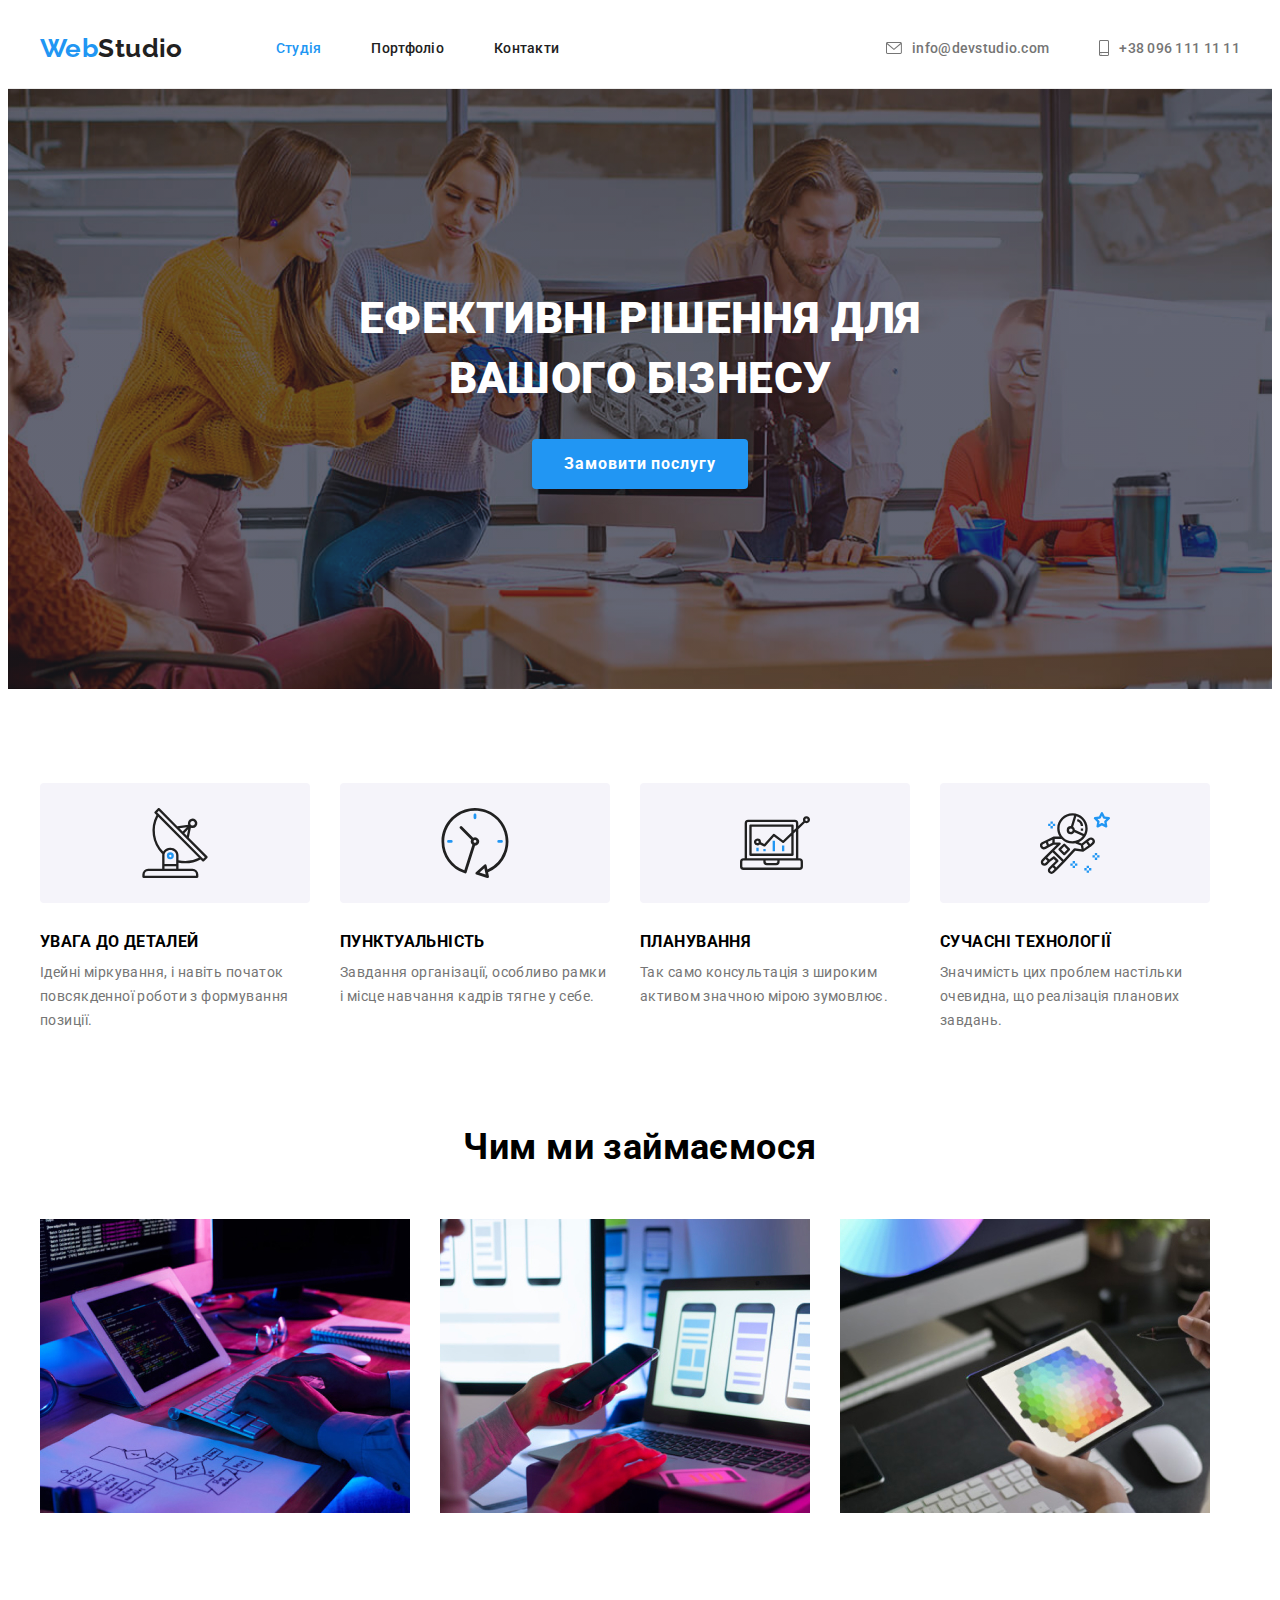
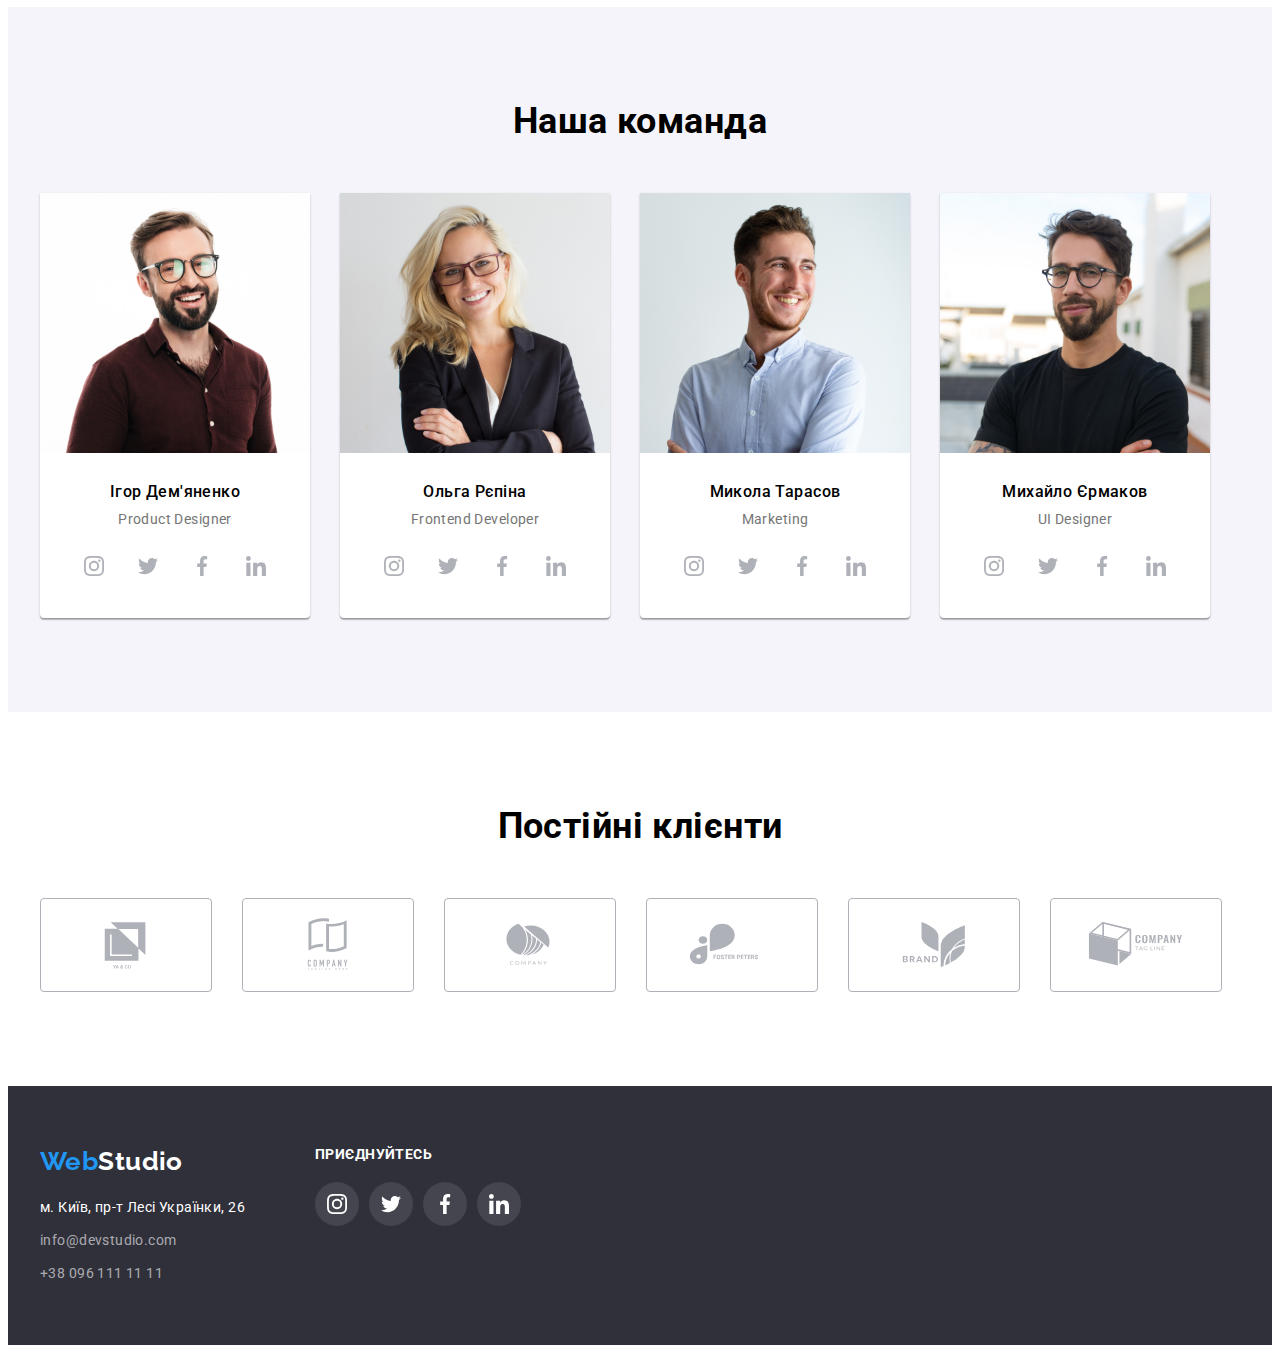
<file: index.html>
<!DOCTYPE html>
<html lang="uk">
  <head>
    <meta charset="UTF-8" />
    <meta http-equiv="X-UA-Compatible" content="IE=edge" />
    <meta name="viewport" content="width=device-width, initial-scale=1.0" />

    <link
      href="https://fonts.googleapis.com/css2?family=Raleway:wght@700&family=Roboto:wght@400;500;700;900&display=swap"
      rel="stylesheet"
    />
    <link
      rel="stylesheet"
      href="https://cdnjs.cloudflare.com/ajax/libs/modern-normalize/1.1.0/modern-normalize.min.css"
      integrity="sha512-wpPYUAdjBVSE4KJnH1VR1HeZfpl1ub8YT/NKx4PuQ5NmX2tKuGu6U/JRp5y+Y8XG2tV+wKQpNHVUX03MfMFn9Q=="
      crossorigin="anonymous"
      referrerpolicy="no-referrer"
    />
    <link rel="stylesheet" href="./css/styles.css" />

    <title>Document</title>
  </head>

  <body>
    <header>
      <div class="conteiner mein">
        <a class="logo" href="#"><span class="logo-first-word"> Web</span>Studio</a>
        <nav>
          <ul class="header-navigation">
            <li><a href="index.html" class="nav-link-studia current">Студія</a></li>
            <li><a href="portfolio.html" class="nav-link-portfolio">Портфоліо</a></li>
            <li><a href="#" class="nav-link-contacts">Контакти</a></li>
          </ul>
        </nav>
        <ul class="communication-links">
          <li class="communication-links-list">
            <a class="link-icon" href="mailto:info@devstudio.com">
              <svg class="communication-links-icon" width="16" height="18">
                <use href="images/icons.svg#envelope"></use>
              </svg>
              info@devstudio.com</a
            >
          </li>
          <li class="communication-links-list">
            <a class="link-icon" href="tel:+380961111111">
              <svg class="communication-links-icon" width="10" height="18">
                <use href="images/icons.svg#smartphone"></use>
              </svg>
              +38 096 111 11 11
            </a>
          </li>
        </ul>
      </div>
    </header>
    <main>
      <section class="tittle">
        <div class="conteiner">
          <h1>
            Ефективні рішення для <br />
            вашого бізнесу
          </h1>
          <button type="button">Замовити послугу</button>
        </div>
      </section>
      <section>
        <div class="conteiner">
          <ul class="studio-section-advantage">
            <li>
              <div class="studio-section-advantage-background-icon">
                <svg class="studio-section-advantage-icon" width="70" height="70">
                  <use href="images/icons.svg#antena"></use>
                </svg>
              </div>
              <h3>УВАГА ДО ДЕТАЛЕЙ</h3>

              <p>Ідейні міркування, і навіть початок повсякденної роботи з формування позиції.</p>
            </li>

            <li>
              <div class="studio-section-advantage-background-icon">
                <svg class="studio-section-advantage-icon" width="70" height="70">
                  <use href="images/icons.svg#clock"></use>
                </svg>
              </div>
              <h3>ПУНКТУАЛЬНІСТЬ</h3>

              <p>Завдання організації, особливо рамки і місце навчання кадрів тягне у себе.</p>
            </li>

            <li>
              <div class="studio-section-advantage-background-icon">
                <svg class="studio-section-advantage-icon" width="70" height="70">
                  <use href="images/icons.svg#diagram"></use>
                </svg>
              </div>
              <h3>ПЛАНУВАННЯ</h3>
              <p>Так само консультація з широким активом значною мірою зумовлює.</p>
            </li>

            <li>
              <div class="studio-section-advantage-background-icon">
                <svg class="studio-section-advantage-icon" width="70" height="70">
                  <use href="images/icons.svg#astronaut"></use>
                </svg>
              </div>
              <h3>СУЧАСНІ ТЕХНОЛОГІЇ</h3>
              <p>Значимість цих проблем настільки очевидна, що реалізація планових завдань.</p>
            </li>
          </ul>
        </div>
      </section>
      <section class="studio-section-our-activity">
        <div class="conteiner">
          <h2>Чим ми займаємося</h2>
          <ul class="our-activity-photo">
            <li><img src="images/img.jpg" alt="analysis" width="370" height="294" /></li>
            <li><img src="images/img2.jpg" alt="design" width="370" height="294" /></li>
            <li><img src="images/img3.jpg" alt="development" width="370" height="294" /></li>
          </ul>
        </div>
      </section>
      <section class="studio-section-our-team">
        <div class="conteiner">
          <h2>Наша команда</h2>
          <ul class="studio-list-our-team">
            <li class="studio-list-our-team-item">
              <img
                src="images/img1_team_igor_demyanenko.jpg"
                alt="Product_Designer"
                width="270"
                height="260"
              />
              <h3>Ігор Дем'яненко</h3>
              <p>Product Designer</p>
              <ul class="list-social-link">
                <li>
                  <a
                    class="social-link"
                    href="https://instagram.com"
                    target="_blank"
                    rel="noopener noreferrer"
                    aria-label="Instagram"
                  >
                    <svg class="instagram" width="20" height="20">
                      <use href="images/icons.svg#instagram"></use>
                    </svg>
                  </a>
                </li>
                <li>
                  <a
                    class="social-link"
                    href="https://twitter.com"
                    aria-label="Twitter"
                    target="_blank"
                    rel="noopener noreferrer"
                  >
                    <svg class="twitter" width="20" height="20">
                      <use href="images/icons.svg#twitter"></use>
                    </svg>
                  </a>
                </li>
                <li>
                  <a
                    class="social-link"
                    href="https://facebook.com"
                    aria-label="Facebook"
                    target="_blank"
                    rel="noopener noreferrer"
                  >
                    <svg class="facebook" width="20" height="20">
                      <use href="images/icons.svg#facebook"></use>
                    </svg>
                  </a>
                </li>
                <li>
                  <a
                    class="social-link"
                    href="https://linkedin.com"
                    aria-label="LinkedIn"
                    target="_blank"
                    rel="noopener noreferrer"
                  >
                    <svg class="linkedin" width="20" height="20">
                      <use href="images/icons.svg#linkedin"></use>
                    </svg>
                  </a>
                </li>
              </ul>
            </li>

            <li class="studio-list-our-team-item">
              <img
                src="images/img2_team_olga_repina.jpg"
                alt="Frontend_Developer"
                width="270"
                height="260"
              />
              <h3>Ольга Рєпіна</h3>
              <p>Frontend Developer</p>
              <ul class="list-social-link">
                <li>
                  <a
                    class="social-link"
                    href="https://instagram.com"
                    target="_blank"
                    rel="noopener noreferrer"
                    aria-label="Instagram"
                  >
                    <svg class="instagram" width="20" height="20">
                      <use href="images/icons.svg#instagram"></use>
                    </svg>
                  </a>
                </li>
                <li>
                  <a
                    class="social-link"
                    href="https://twitter.com"
                    aria-label="Twitter"
                    target="_blank"
                    rel="noopener noreferrer"
                  >
                    <svg class="twitter" width="20" height="20">
                      <use href="images/icons.svg#twitter"></use>
                    </svg>
                  </a>
                </li>
                <li>
                  <a
                    class="social-link"
                    href="https://facebook.com"
                    aria-label="Facebook"
                    target="_blank"
                    rel="noopener noreferrer"
                  >
                    <svg class="facebook" width="20" height="20">
                      <use href="images/icons.svg#facebook"></use>
                    </svg>
                  </a>
                </li>
                <li>
                  <a
                    class="social-link"
                    href="https://linkedin.com"
                    aria-label="LinkedIn"
                    target="_blank"
                    rel="noopener noreferrer"
                  >
                    <svg class="linkedin" width="20" height="20">
                      <use href="images/icons.svg#linkedin"></use>
                    </svg>
                  </a>
                </li>
              </ul>
            </li>

            <li class="studio-list-our-team-item">
              <img
                src="images/img3_team_mikola_tarasov.jpg"
                alt="Marketing"
                width="270"
                height="260"
              />
              <h3>Микола Тарасов</h3>
              <p>Marketing</p>
              <ul class="list-social-link">
                <li>
                  <a
                    class="social-link"
                    href="https://instagram.com"
                    target="_blank"
                    rel="noopener noreferrer"
                    aria-label="Instagram"
                  >
                    <svg class="instagram" width="20" height="20">
                      <use href="images/icons.svg#instagram"></use>
                    </svg>
                  </a>
                </li>
                <li>
                  <a
                    class="social-link"

                    href="https://twitter.com"
                    aria-label="Twitter"
                    target="_blank"
                    rel="noopener noreferrer"
                  >
                    <svg class="twitter" width="20" height="20">
                      <use href="images/icons.svg#twitter"></use>
                    </svg>
                  </a>
                </li>
                <li>
                  <a
                    class="social-link"
                    href="https://facebook.com"
                    aria-label="Facebook"
                    target="_blank"
                    rel="noopener noreferrer"
                  >
                    <svg class="facebook" width="20" height="20">
                      <use href="images/icons.svg#facebook"></use>
                    </svg>
                  </a>
                </li>
                <li>
                  <a
                    class="social-link"
                    href="https://linkedin.com"
                    aria-label="LinkedIn"
                    target="_blank"
                    rel="noopener noreferrer"
                  >
                    <svg class="linkedin" width="20" height="20">
                      <use href="images/icons.svg#linkedin"></use>
                    </svg>
                  </a>
                </li>
              </ul>
            </li>

            <li class="studio-list-our-team-item">
              <img
                src="images/img4_team_mikhailo_yermakov.jpg"
                alt="UI_Designer"
                width="270"
                height="260"
              />

              <h3>Михайло Єрмаков</h3>
              <p>UI Designer</p>
              <ul class="list-social-link">
                <li>
                  <a
                    class="social-link"
                    href="https://instagram.com"
                    target="_blank"
                    rel="noopener noreferrer"
                    aria-label="Instagram"
                  >
                    <svg class="instagram" width="20" height="20">
                      <use href="images/icons.svg#instagram"></use>
                    </svg>
                  </a>
                </li>
                <li>
                  <a
                    class="social-link"
                    href="https://twitter.com"
                    aria-label="Twitter"
                    target="_blank"
                    rel="noopener noreferrer"
                  >
                    <svg class="twitter" width="20" height="20">
                      <use href="images/icons.svg#twitter"></use>
                    </svg>
                  </a>
                </li>
                <li>
                  <a
                    class="social-link"
                    href="https://facebook.com"
                    aria-label="Facebook"
                    target="_blank"
                    rel="noopener noreferrer"
                  >
                    <svg class="facebook" width="20" height="20">
                      <use href="images/icons.svg#facebook"></use>
                    </svg>
                  </a>
                </li>
                <li>
                  <a
                    class="social-link"
                    href="https://linkedin.com"
                    aria-label="LinkedIn"
                    target="_blank"
                    rel="noopener noreferrer"
                  >
                    <svg class="linkedin" width="20" height="20">
                      <use href="images/icons.svg#linkedin"></use>
                    </svg>
                  </a>
                </li>
              </ul>
            </li>
          </ul>
        </div>
      </section>
      <section class="regular-customers">
        <div class="conteiner">
          <h2>Постійні клієнти</h2>
          <ul class="section-regular-customers">
            <li>
              <a class="section-regular-customers-list" href="#">
                <svg class="section-regular-customers-item" width="106" height="60">
                  <use href="images/icons.svg#logo"></use>
                </svg>
              </a>
            </li>
            <li>
              <a class="section-regular-customers-list" href="#">
                <svg class="section-regular-customers-item" width="106" height="60">
                  <use href="images/icons.svg#logo2"></use>
                </svg>
              </a>
            </li>
            <li>
              <a class="section-regular-customers-list" href="#">
                <svg class="section-regular-customers-item" width="106" height="60">
                  <use href="images/icons.svg#logo3"></use>
                </svg>
              </a>
            </li>
            <li>
              <a class="section-regular-customers-list" href="#">
                <svg class="section-regular-customers-item" width="106" height="60">
                  <use href="images/icons.svg#logo4"></use>
                </svg>
              </a>
            </li>
            <li>
              <a class="section-regular-customers-list" href="#">
                <svg class="section-regular-customers-item" width="106" height="60">
                  <use href="images/icons.svg#logo5"></use>
                </svg>
              </a>
            </li>
            <li>
              <a class="section-regular-customers-list" href="#">
                <svg class="section-regular-customers-item" width="106" height="60">
                  <use href="images/icons.svg#logo6"></use>
                </svg>
              </a>
            </li>
          </ul>
        </div>
      </section>
    </main>
    <footer>
      <div class="conteiner footer">
        <div class="footer-first-block-logo-address">
          <a class="logo" href="#"
            ><span class="logo-first-word">Web</span
            ><span class="logo-footer-second-word">Studio</span></a
          >
          <address>
            <p>м. Київ, пр-т Лесі Українки, 26</p>
            <ul class="footer-communication-links">
              <li>
                <a href="mailto:info@devstudio.com">info@devstudio.com</a>
              </li>
              <li>
                <a href="tel:+380961111111"> +38 096 111 11 11 </a>
              </li>
            </ul>
          </address>
        </div>
        <div class="footer-second-block-link-social">
          <h3>ПРИЄДНУЙТЕСЬ</h3>
          <ul class="footer-second-block-link-social-list">
            <li>
              <a
                class="footer-second-block-link-social-list-item"
                href="https://instagram.com"
                aria-label="intagram"
                target="_blank"
                rel="noopener noreferrer"
              >
                <svg class="item-icon" width="20" height="20">
                  <use href="images/icons.svg#instagram"></use>
                </svg>
              </a>
            </li>
            <li>
              <a
                class="footer-second-block-link-social-list-item twitter"
                href="https://twitter.com"
                aria-label="Twitter"
                target="_blank"
                rel="noopener noreferrer"
              >
                <svg class="item-icon" width="20" height="20">
                  <use href="images/icons.svg#twitter"></use>
                </svg>
              </a>
            </li>
            <li>
              <a
                class="footer-second-block-link-social-list-item"
                 href="https://facebook.com"
                  aria-label="Facebook"
                  target="_blank"
                  rel="noopener noreferrer"
              >
                <svg class="item-icon" width="20" height="20">
                  <use href="images/icons.svg#facebook"></use>
                </svg>
              </a>
            </li>
            <li>
              <a
                class="footer-second-block-link-social-list-item"
                href="https://linkedin.com"
                    aria-label="LinkedIn"
                    target="_blank"
                    rel="noopener noreferrer"
              >
                <svg class="item-icon" width="20" height="20">
                  <use href="images/icons.svg#linkedin"></use>
                </svg>
              </a>
            </li>
          </ul>
        </div>
      </div>
    </footer>
  </body>
</html>
</file>
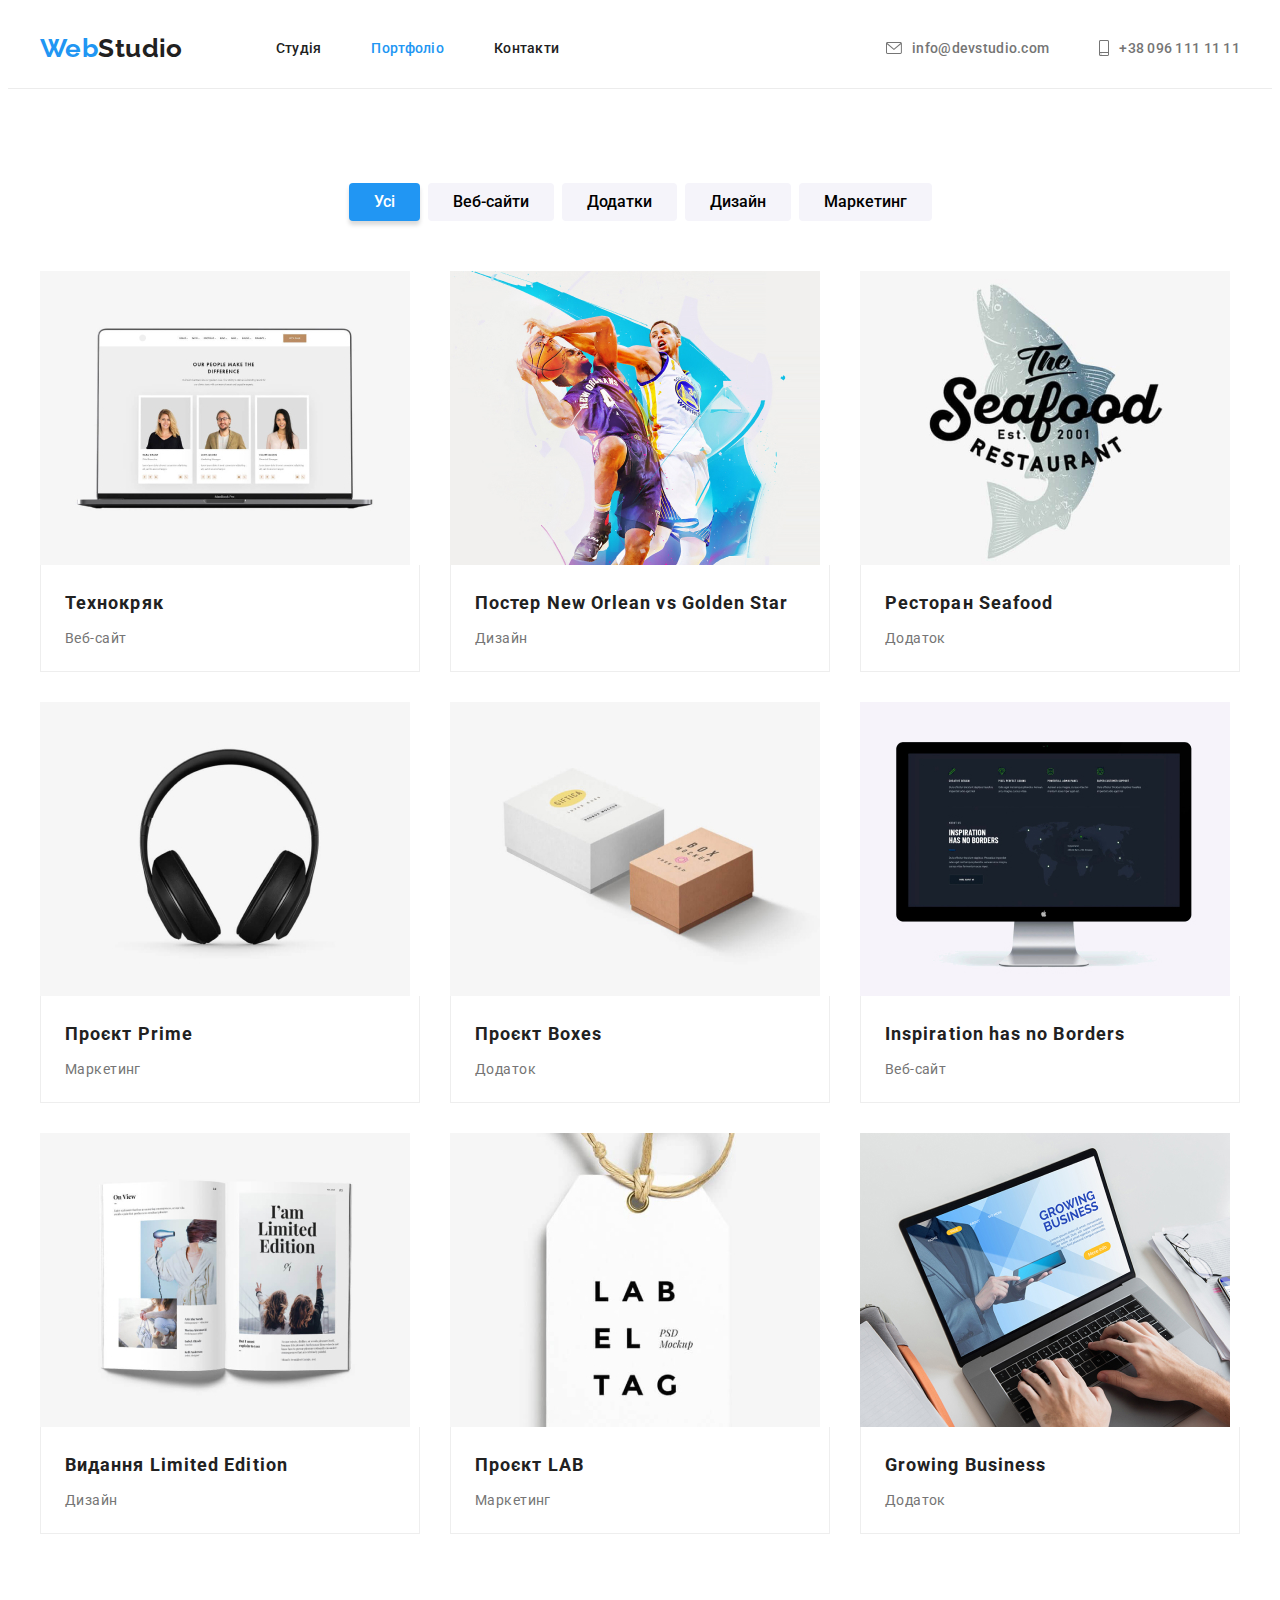
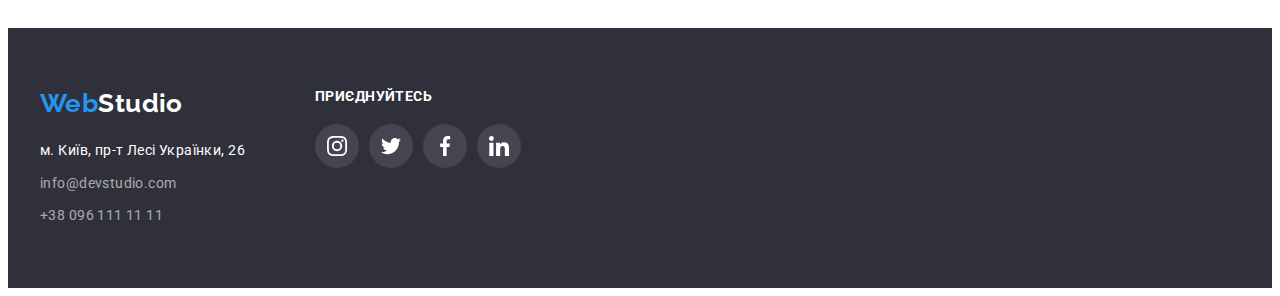
<file: portfolio.html>
<!DOCTYPE html>
<html lang="uk">
  <head>
    <meta charset="UTF-8" />
    <meta http-equiv="X-UA-Compatible" content="IE=edge" />
    <meta name="viewport" content="width=device-width, initial-scale=1.0" />
     
    <title>Document</title>
    <link href="https://fonts.googleapis.com/css2?family=Raleway:wght@700&family=Roboto:wght@400;500;700;900&display=swap"
        rel="stylesheet">
    <link rel="stylesheet" href="https://cdnjs.cloudflare.com/ajax/libs/modern-normalize/1.1.0/modern-normalize.min.css"
          integrity="sha512-wpPYUAdjBVSE4KJnH1VR1HeZfpl1ub8YT/NKx4PuQ5NmX2tKuGu6U/JRp5y+Y8XG2tV+wKQpNHVUX03MfMFn9Q=="
          crossorigin="anonymous" referrerpolicy="no-referrer" />
    <link rel="stylesheet" href="./css/styles.css" />
   
     
  </head>
  <body>
   
    <header>
      <div class="conteiner mein">
        <a class="logo" href="#"><span class="logo-first-word"> Web</span>Studio</a>
        <nav>
          <ul class="header-navigation">
            <li><a href="index.html" class="nav-link-studia">Студія</a></li>
            <li><a href="portfolio.html" class="nav-link-portfolio current">Портфоліо</a></li>
            <li><a href="#" class="nav-link-contacts">Контакти</a></li>
          </ul>
        </nav>
        <ul class="communication-links">
          <li class="communication-links-list">
            <a class="link-icon" href="mailto:info@devstudio.com">
              <svg class="communication-links-icon" width="16" height="18">
                <use href="images/icons.svg#envelope"></use>
              </svg>
              info@devstudio.com</a>
          </li>
          <li class="communication-links-list">
            <a class="link-icon" href="tel:+380961111111">
              <svg class="communication-links-icon" width="10" height="18">
                <use href="images/icons.svg#smartphone"></use>
              </svg>
              +38 096 111 11 11
            </a>
          </li>
        </ul>
      </div>
    </header>
    
    <main>
      <section class="sect-portfolio">
        <div class="conteiner">
        <h1>Портфоліо</h1>
        <ul class="portfolio-button-filter">
          <li>
            <button class="filter-button-all current" type="button">Усі</button>
            </li>
            <li>
            <button type="button">Веб-сайти</button>
            </li>
            <li>
            <button type="button">Додатки</button>
            </li>
            <li>
            <button type="button">Дизайн</button>
            </li>
            <li>
            <button type="button">Маркетинг</button>
            </li>

        </ul>


      <ul class="list-portfolio">
        <li>
          <a href="#">
            <img src="images/portfolio-website-.jpg" alt="Ноутбук" width="370" height="294" />
            <div class="portfolio-box-text">
            <h2>Технокряк</h2>
            <p>Веб-сайт</p>
            </div>
            </a>
        </li>
          <li>
            <a href="#">
            <img
              src="images/portfolio-new-orleans-golden-star-poster.jpg"
              alt="Баскетболісти"
              width="370"
              height="294"
            />
            <div class="portfolio-box-text">
            <h2>Постер New Orlean vs Golden Star</h2>
            <p>Дизайн</p>
            </div>
            </a>
          </li>
          <li>
            <a href="#">
            <img src="images/portfolio-seafood-restaurant.jpg" alt="Логотип ресторану" width="370" height="294" />
            <div class="portfolio-box-text">
            <h2>Ресторан Seafood</h2>
            <p>Додаток<p>
              </div>
              </a>
            </li>
          <li>
            <a href="#">
            <img src="images/portfolio-project-prime.jpg" alt="Навушники" width="370" height="294" />
            <div class="portfolio-box-text">
            <h2>Проєкт Prime</h2>
            <p>Маркетинг</p>
            </div>
            </a>
          </li>
          <li>
            <a href="#">
            <img src="images/portfolio-project-boxes.jpg" alt="Коробки" width="370" height="294" />
            <div class="portfolio-box-text">
            <h2>Проєкт Boxes</h2>
            <p>Додаток</p>
            </div>
            </a>
          </li>
          <li>
            <a href="#">
            <img src="images/portfolio-inspiration-borders.jpg" alt="Компьютер" width="370" height="294" />
            <div class="portfolio-box-text">
            <h2>Inspiration has no Borders</h2>
            <p>Веб-сайт</p>
            </div>
            </a>
          </li>
          <li>
            <a href="#">
            <img src="images/portfolio-limited-edition.jpg" alt="Журнал" width="370" height="294" />
            <div class="portfolio-box-text">
            <h2>Видання Limited Edition</h2>
            <p>Дизайн</p>
            </div>
            </a>
          </li>
          <li>
            <a href="#">
            <img src="images/portfolio-lab.jpg" alt="Етикетка проекту" width="370" height="294" />
            <div class="portfolio-box-text">
            <h2>Проєкт LAB</h2>
            <p>Маркетинг</p>
            </div>
            </a>
          </li>
          <li>
            <a href="#">
            <img src="images/portfolio-growing-business.jpg" alt="Людина працює за ноутбуком" width="370" height="294" />
            <div class="portfolio-box-text">
            <h2>Growing Business</h2>
            <p>Додаток</p>
            </div>
            </a>
          </li>
      </ul>
     
      </div>
      </section>
    </main>


    <footer>
      <div class="conteiner footer">
        <div class="footer-first-block-logo-address">
          <a class="logo" href="#"><span class="logo-first-word">Web</span><span
              class="logo-footer-second-word">Studio</span></a>
          <address>
            <p>м. Київ, пр-т Лесі Українки, 26</p>
            <ul class="footer-communication-links">
              <li>
                <a href="mailto:info@devstudio.com">info@devstudio.com</a>
              </li>
              <li>
                <a href="tel:+380961111111"> +38 096 111 11 11 </a>
              </li>
            </ul>
          </address>
        </div>
        <div class="footer-second-block-link-social">
          <h3>ПРИЄДНУЙТЕСЬ</h3>
          <ul class="footer-second-block-link-social-list">
            <li>
              <a class="footer-second-block-link-social-list-item" href="https://instagram.com" aria-label="Twitter"
                target="_blank" rel="noopener noreferrer">
                <svg class="item-icon" width="20" height="20">
                  <use href="images/icons.svg#instagram"></use>
                </svg>
              </a>
            </li>
            <li>
              <a class="footer-second-block-link-social-list-item twitter" href="https://instagram.com" aria-label="Twitter"
                target="_blank" rel="noopener noreferrer">
                <svg class="item-icon" width="20" height="20">
                  <use href="images/icons.svg#twitter"></use>
                </svg>
              </a>
            </li>
            <li>
              <a class="footer-second-block-link-social-list-item" href="https://instagram.com" aria-label="Twitter"
                target="_blank" rel="noopener noreferrer">
                <svg class="item-icon" width="20" height="20">
                  <use href="images/icons.svg#facebook"></use>
                </svg>
              </a>
            </li>
            <li>
              <a class="footer-second-block-link-social-list-item" href="https://instagram.com" aria-label="Twitter"
                target="_blank" rel="noopener noreferrer">
                <svg class="item-icon" width="20" height="20">
                  <use href="images/icons.svg#linkedin"></use>
                </svg>
              </a>
            </li>
    
          </ul>
        </div>
      </div>
    </footer>
  </body>
</html>
</file>
<file: css/styles.css>
body {
  font-family: 'Roboto', sans-serif;
  font-size: 14px;
  letter-spacing: 0.03em;
}
li {
  list-style-type: none;
}
a {
  text-decoration: none;
}
img {
  display: block;
  max-width: 100%;
  height: auto;
}
ul {
  margin-top: 0;
  margin-bottom: 0;
  padding-left: 0;
}
h1,
h2,
h3,
h4,
h5,
h6 {
  margin-top: 0;
  margin-bottom: 0;
}
p {
  margin-top: 0;
  margin-bottom: 0;
}
/* ЗМІННІ*/
:root {
  --brand-color: #2196f3;
  --main-text-color: #212121;
  --second-text-color: #757575;
  --footer-background-color: #2f303a;
  --last-text-color: #ffffff;
  --second-background-color: #f5f4fa;
  --footer-text-color: rgba(255, 255, 255, 0.6);
  --fill-main-color: #AFB1B8;
}
/*ОБМЕЖУЮЧИЙ КОНТЕЙНЕР*/
.conteiner {
  max-width: 1200px;
  padding-left: 15px;
  padding-right: 15px;
  margin-left: auto;
  margin-right: auto;
}

/*ШАПКА САЙТУ*/
header {
  border-bottom: 1px solid #ececec;
  height: 80px;
}
.mein {
  display: flex;
  align-items: center;

}

nav > ul {
  display: flex;
}
.communication-links {
  display: flex;
  margin-left: auto;
}

.logo {
  color: var(--main-text-color);
  font-weight: 700;
  font-size: 26px;
  line-height: 1.17;
  font-family: 'Raleway', sans-serif;
}
.logo-first-word {
  color: var(--brand-color);
  font-weight: 700;
}
.header-navigation {
  margin-left: 93px;
}

.header-navigation li {
  display: flex;
  margin-right: 50px;
}
.header-navigation li:last-child {
  margin-right: 0px;
}
.header-navigation a {
  display: block;
  padding-top: 32px;
  padding-bottom: 32px;
  color: var(--main-text-color);
  line-height: 1.17;
  letter-spacing: 0.02em;
  font-weight: 500;
}

.communication-links-list {
  display: flex;
  align-items: center;
}
.communication-links-icon {
  fill: var(--second-text-color);
  margin-right: 10px;

}
.link-icon:hover .communication-links-icon,
.link-icon:focus .communication-links-icon
 {
  fill: var(--brand-color);
}

.communication-links li:first-child {
  margin-right: 50px;
}

.communication-links a {
  display: flex;
  align-items: center;

  color: var(--second-text-color);
  line-height: 1.17;
  font-weight: 500;
  letter-spacing: 0.02em;
}

.header-navigation a:hover,
.header-navigation a:focus,
.communication-links a:hover,
.communication-links a:focus {
  color: var(--brand-color);
}

.nav-link-studia.current,
.nav-link-portfolio.current {
  color: var(--brand-color);
}
/* СЕКЦІЯ ГЕРОЙ */
.tittle {
  margin-left: auto;
  margin-right: auto;
  max-width: 1600px;
  background-color: var(--footer-background-color);
  text-align: center;
  padding-top: 200px;
  padding-bottom: 200px;
  background-image: linear-gradient(to right, rgba(47, 48, 58, 0.4), rgba(47, 48, 58, 0.4)),
    url(../images/Img-tittle.jpg);
  background-repeat: no-repeat;
  background-position: center;
  background-size: cover;
}
.tittle h1 {
  color: var(--last-text-color);
  font-size: 44px;
  line-height: 1.36;
  font-weight: 900;
  text-transform: uppercase;
  width: 696px;
  margin-left: auto;
  margin-right: auto;
}
.tittle button {
  padding: 10px 32px 10px 32px;
  margin-top: 30px;

  background-color: var(--brand-color);
  color: white;
  font-size: 16px;
  line-height: 1.87;
  font-weight: 700;
  cursor: pointer;
  font-family: inherit;
  letter-spacing: 0.06em;
  background: #2196f3;
  border-radius: 4px;
  border: none;
  box-shadow: 0px 4px 4px rgba(0, 0, 0, 0.15);
}
.tittle button:hover {
  background-color: #188ce8;
}

/* СЕКЦІЯ ОСОБЛИВОСТІ */
.studio-section-advantage {
  display: flex;
  padding-top: 94px;
  padding-bottom: 94px;
}
.studio-section-advantage li {
  width: 270px;
  margin-right: 30px;
}
/* ІКОНКИ */
.studio-section-advantage-background-icon {
  display: flex;
  justify-content: center;
  align-items: center;
  height: 120px;
  background-color: var(--second-background-color);
  border-radius: 4px;
  margin-bottom: 30px;
}


.studio-section-advantage li:last-child {
  margin-right: 0;
}
.studio-section-advantage h3 {
  line-height: 1.14;
  font-weight: 700;
}
.studio-section-advantage p {
  margin-top: 10px;

  line-height: 1.71;
  color: var(--second-text-color);
}

/* СЕКЦІЯ ЧИМ МИ ЗАЙМАЄМОСЯ */
.studio-section-our-activity {
  padding-bottom: 94px;
  text-align: center;
}
.our-activity-photo {
  display: flex;
  gap: 30px;
  margin-top: 50px;
}
.studio-section-our-activity h2 {
  font-size: 36px;
  line-height: 1.16;
  font-weight: 700;
}

/* СЕКЦІЯ НАША КОМАНДА */
.studio-section-our-team {
  background-color: var(--second-background-color);
  padding-top: 94px;
  padding-bottom: 94px;
}
.studio-section-our-team h2 {
  text-align: center;
  font-size: 36px;
  line-height: 1.16;
  font-weight: 700;
  text-align: center;
}
.studio-list-our-team {
  display: flex;
  gap: 30px;
  text-align: center;
  margin-top: 50px;
}
.studio-list-our-team-item {
  background-color: var(--last-text-color);
  border-radius: 0px 0px 4px 4px;
  box-shadow: 0px 1px 3px rgba(0, 0, 0, 0.12), 0px 1px 1px rgba(0, 0, 0, 0.14),
    0px 2px 1px rgba(0, 0, 0, 0.2);
}

.studio-list-our-team h2 {
  font-size: 36px;
  font-weight: 700;
  line-height: 1.16;
  text-align: center;
}
.studio-list-our-team h3 {
  margin-top: 30px;

  font-size: 16px;
  line-height: 1.18;
  font-weight: 500;
}
.studio-list-our-team p {
  margin-top: 10px;
  margin-bottom: 16px;

  line-height: 1.18;
  font-weight: 400;
  color: var(--second-text-color);
}
/* Лінки соц-мереж Наша команда*/
.list-social-link {
  display: flex;
  justify-content: center;
  gap: 10px;
  margin-bottom: 30px;
}


.social-link {
  display: flex;
  align-items: center;
  justify-content: center;
  width: 44px;
  height: 44px;
  fill: var(--fill-main-color);
  border-radius: 50%;

}
.social-link:hover,
.social-link:focus {
  fill: var(--last-text-color);
  background-color: var(--brand-color);
}
.social-icon {
  fill: currentColor;
}
/* Секція Постійні Клієнти */
.regular-customers {
  padding-top: 94px;
  padding-bottom: 94px;
}
.regular-customers h2 {
 text-align: center;
  font-size: 36px;
    font-weight: 700;
    line-height: 1.16;
}
.section-regular-customers {
  display: flex;
  gap: 30px;
  margin-top: 50px;
}
.section-regular-customers-list {
  width: 170px;
  min-height: 92px;
  border: 1px solid var(--fill-main-color);
  border-radius: 4px;
  display: flex;
  justify-content: center;
  align-items: center;
}
.section-regular-customers-item {
  fill: var(--fill-main-color);
}
.section-regular-customers-list:hover .section-regular-customers-item,
.section-regular-customers-list:focus .section-regular-customers-item {
  fill:var(--brand-color);
}
.section-regular-customers-list:hover,
.section-regular-customers-list:focus {
  border: 1px solid var(--brand-color);
}

/*СЕКЦІЯ ФІЛЬТР КНОПОК ТА КОНТЕНТУ*/

.sect-portfolio h1 {
  position: absolute;
  width: 1px;
  height: 1px;
  margin: -1px;
  border: 0;
  padding: 0;

  white-space: nowrap;
  clip-path: inset(100%);
  clip: rect(0 0 0 0);
  overflow: hidden;
}

.filter-button-all.current {
  background-color: var(--brand-color);
  color: var(--last-text-color);
  box-shadow: 0px 4px 4px rgba(0, 0, 0, 0.15);
}
.portfolio-button-filter {
  display: flex;
  justify-content: center;
}
.portfolio-button-filter li {
  margin-right: 8px;
}
.portfolio-button-filter li:last-child {
  margin-right: 0;
}
.portfolio-button-filter button {
  background-color: var(--second-background-color);
  cursor: pointer;
  font-weight: 500;
  font-size: 16px;
  line-height: 1.62;
  font-family: inherit;
  border-style: none;
  border-radius: 4px;
  padding: 6px 25px 6px 25px;
}
.portfolio-button-filter button:hover,
.portfolio-button-filter button:focus {
  background-color: var(--brand-color);
  color: var(--last-text-color);
  box-shadow: 0px 3px 1px rgba(0, 0, 0, 0.1), 0px 1px 2px rgba(0, 0, 0, 0.08),
    0px 2px 2px rgba(0, 0, 0, 0.12);
}
.sect-portfolio {
  padding-top: 94px;
  padding-bottom: 94px;
}
.portfolio-box-text {
  padding: 20px 24px 20px 24px;
  border-bottom: 1px solid #eeeeee;
  border-left: 1px solid #eeeeee;
  border-right: 1px solid #eeeeee;
}
.list-portfolio li {
  width: calc((100% - 60px) / 3);
  margin-right: 30px;
  margin-bottom: 30px;
  
}
.list-portfolio a {
  display: block;
}
.list-portfolio a:hover,
.list-portfolio a:focus {
  box-shadow: 0px 1px 1px rgba(0, 0, 0, 0.12), 0px 4px 4px rgba(0, 0, 0, 0.06),
    1px 4px 6px rgba(0, 0, 0, 0.16);
}

.list-portfolio li:nth-child(3n) {
  margin-right: 0;
}
.list-portfolio li:nth-last-child(-n + 3) {
  margin-bottom: 0;
}
.list-portfolio {
  display: flex;
  flex-wrap: wrap;
  margin-top: 50px;
}

.list-portfolio h2 {
  margin-bottom: 4px;
}
.list-portfolio li p {

  color: var(--second-text-color);
  line-height: 1.87;
}
.list-portfolio h2 {
  color: var(--main-text-color);
  font-size: 18px;
  line-height: 2;
  letter-spacing: 0.06em;
}

/*ПІДВАЛ СТОРІНОК*/

.footer {
  display: flex;
  padding-top: 60px;
  padding-bottom: 60px;
  gap: 70px;
}

footer {
  background-color: var(--footer-background-color);

}

.logo-footer-second-word {
  color: var(--last-text-color);
}

.footer-communication-links a {
  color: var(--footer-text-color);
  display: block;
  line-height: 1.7;
  font-weight: 400;
  font-style: normal;
}

address p {
  margin-top: 20px;

  color: var(--last-text-color);
  font-style: normal;

  line-height: 1.7;
}
.footer-communication-links li {
  margin-bottom: 9px;
  margin-top: 9px;
}
.footer-communication-links li:last-child {
  margin-top: 0;
  margin-bottom: 0;
}
.footer-communication-links a:hover,
.footer-communication-links a:focus {
  color: var(--brand-color);
}
.footer-second-block-link-social-list {
  display: flex;
  gap: 10px;
}
.footer-second-block-link-social h3 {
  font-weight: 700;
  font-size: 14px;
  line-height: 16px;
  letter-spacing: 0.03em;
  color: var(--last-text-color);
}
.footer-second-block-link-social-list-item {
  display: flex;
  justify-content: center;
  align-items: center;
  border-radius: 50%;
  background-color: rgba(255, 255, 255, 0.1);
  width: 44px;
  height: 44px;
}

.footer-second-block-link-social-list-item:hover,
.footer-second-block-link-social-list-item:focus {
  background-color: var(--brand-color);
}
.item-icon {
   fill: var(--last-text-color);
}

.footer-second-block-link-social-list {
  margin-top: 20px;
}
</file>
